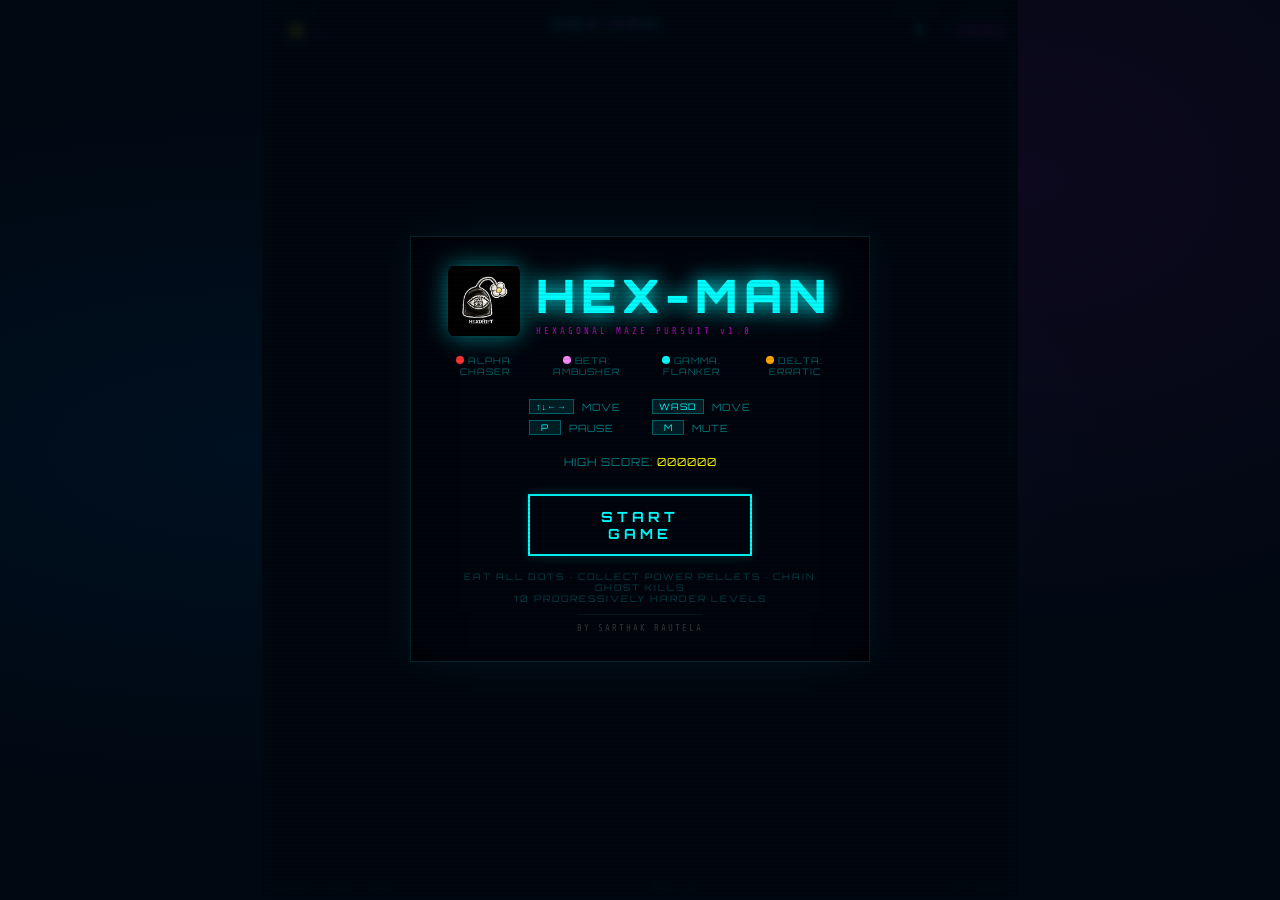
<file: index.html>
<!DOCTYPE html>
<html lang="en">

<head>
    <meta charset="UTF-8">
    <meta name="viewport" content="width=device-width, initial-scale=1.0">
    <title>HEX-MAN</title>
    <link rel="stylesheet" href="HEX-MAN.css">

</head>

<body>

    <div id="game-wrapper">
        <!-- HUD -->
        <div id="hud">
            <div class="hud-section">
                <div class="hud-label">Score</div>
                <div class="hud-value score" id="score-display">0</div>
            </div>
            <div>
                <div id="title-text">HEX-MAN</div>
            </div>
            <div class="hud-section" style="flex-direction:row;gap:16px;">
                <div class="hud-section">
                    <div class="hud-label">Level</div>
                    <div class="hud-value" id="level-display">1</div>
                </div>
                <div class="hud-section">
                    <div class="hud-label">Lives</div>
                    <div class="hud-value lives" id="lives-display">⬡⬡⬡</div>
                </div>
            </div>
        </div>

        <!-- Power mode bar -->
        <div id="power-bar-wrap">
            <div id="power-bar" style="width:100%"></div>
        </div>

        <!-- Canvas -->
        <canvas id="gameCanvas"></canvas>

        <!-- Bottom bar -->
        <div id="bottom-bar">
            <span>ARROWS / WASD = MOVE</span>
            <span id="pellets-left">DOTS: 0</span>
            <span>P = PAUSE</span>
        </div>

        <!-- Scanlines overlay -->
        <div class="scanlines"></div>

        <!-- Overlay (menu/pause/gameover/levelcomplete) -->
        <div id="overlay">
            <div id="overlay-content"
                style="display:flex;flex-direction:column;align-items:center;width:100%;max-width:460px;padding:28px 32px;background:rgba(0,4,12,0.7);border:1px solid rgba(0,255,255,0.12);box-shadow:0 0 40px rgba(0,255,255,0.05),inset 0 0 40px rgba(0,0,0,0.5);">
            </div>
        </div> <!-- Mobile D-pad -->
        <div id="dpad">
            <div class="dpad-btn" id="dpad-up">▲</div>
            <div class="dpad-btn" id="dpad-left">◀</div>
            <div class="dpad-btn" id="dpad-right">▶</div>
            <div class="dpad-btn" id="dpad-down">▼</div>
        </div>

    </div>

    <script src="HEX-MAN.js"></script>
</body>

</html>
</file>
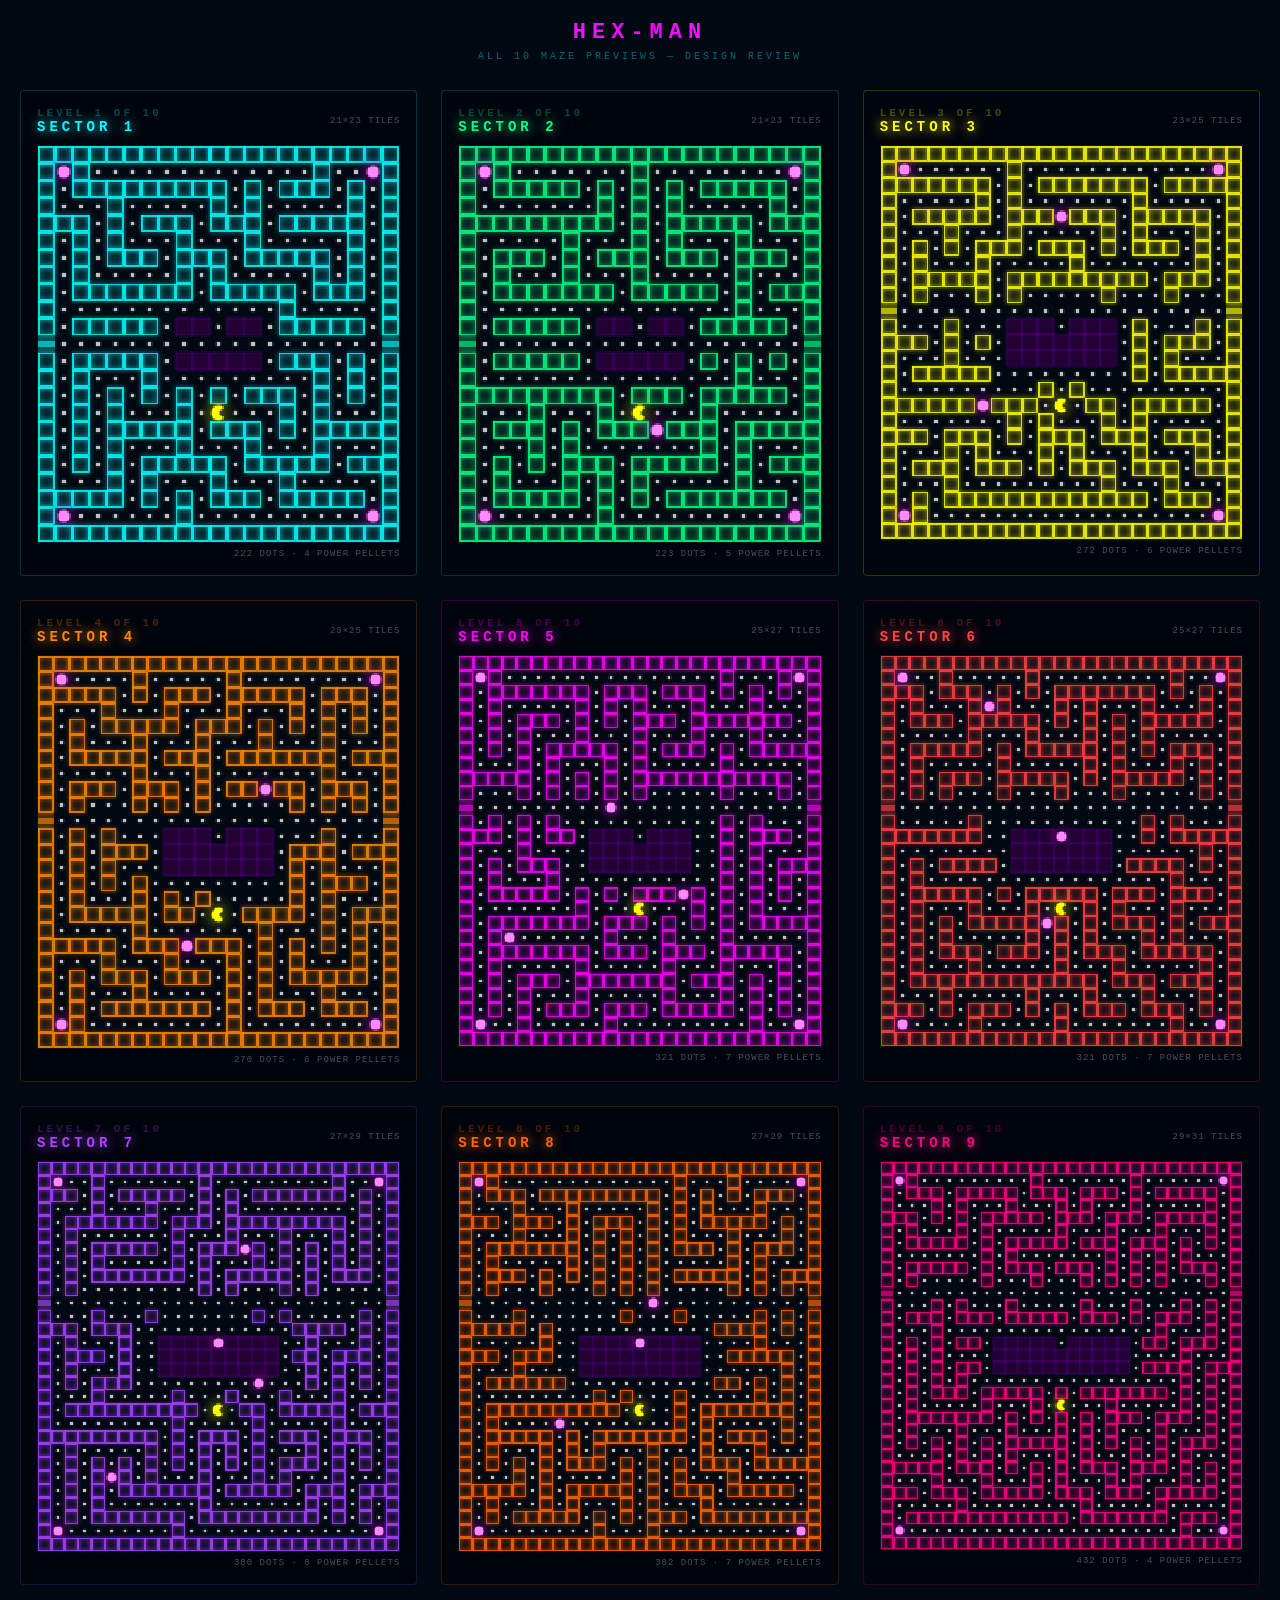
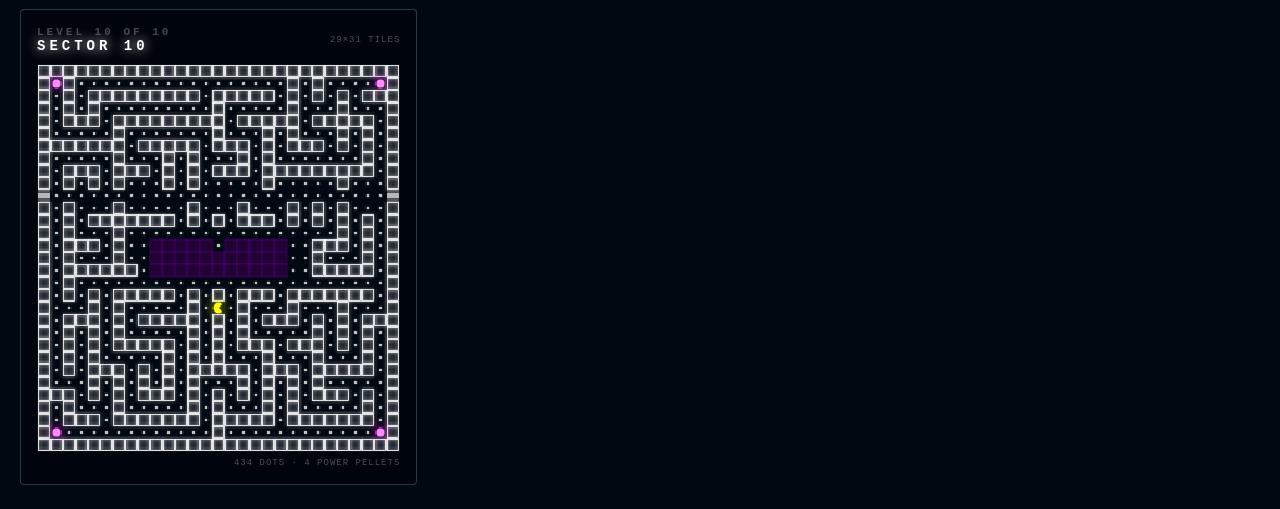
<file: HEX-MAN-Maze-Preview.html>
<!DOCTYPE html>
<html lang="en">

<head>
    <meta charset="UTF-8">
    <title>HEX-MAN — All 10 Maze Previews</title>
    <style>
        * {
            margin: 0;
            padding: 0;
            box-sizing: border-box;
        }

        body {
            background: #000811;
            color: #fff;
            font-family: monospace;
            padding: 20px;
        }

        h1 {
            font-size: 22px;
            font-weight: 900;
            letter-spacing: 6px;
            background: linear-gradient(90deg, #00ffff, #ff00ff, #00ffff);
            -webkit-background-clip: text;
            -webkit-text-fill-color: transparent;
            text-align: center;
            margin-bottom: 6px;
        }

        .subtitle {
            text-align: center;
            font-size: 10px;
            color: rgba(0, 255, 255, 0.4);
            letter-spacing: 3px;
            margin-bottom: 28px;
        }

        .grid {
            display: grid;
            grid-template-columns: repeat(auto-fill, minmax(320px, 1fr));
            gap: 24px;
        }

        .maze-card {
            background: rgba(0, 4, 12, 0.8);
            border: 1px solid rgba(0, 255, 255, 0.1);
            padding: 16px;
            border-radius: 4px;
        }

        .maze-header {
            display: flex;
            justify-content: space-between;
            align-items: center;
            margin-bottom: 10px;
        }

        .level-num {
            font-size: 11px;
            font-weight: 700;
            letter-spacing: 3px;
            opacity: 0.5;
        }

        .level-name {
            font-size: 14px;
            font-weight: 900;
            letter-spacing: 4px;
        }

        .level-dim {
            font-size: 9px;
            color: rgba(255, 255, 255, 0.3);
            letter-spacing: 1px;
        }

        canvas {
            display: block;
            width: 100%;
            image-rendering: pixelated;
            border: 1px solid rgba(255, 255, 255, 0.05);
        }

        .dot-count {
            font-size: 9px;
            color: rgba(255, 255, 255, 0.3);
            letter-spacing: 1px;
            margin-top: 6px;
            text-align: right;
        }
    </style>
</head>

<body>
    <h1>HEX-MAN</h1>
    <div class="subtitle">ALL 10 MAZE PREVIEWS — DESIGN REVIEW</div>
    <div class="grid" id="grid"></div>
    <script>
        const MAZES = [["#####################", "#o#.............#..o#", "#.#########.#.###.#.#", "#...#.....#.#.....#.#", "###.#.###.###.#####.#", "#.#.#...#...#.....#.#", "#.#.###.###.#####.#.#", "#.#.....#.#.....#.#.#", "#.#######.#####.###.#", "#.............#.....#", "#.#####.GG.GG.#####.#", "T...................T", "#.#####.GGGGG.###.#.#", "#.#...#.........#.#.#", "#.#.#.#.#.#.###.#.#.#", "#.#.#...#.P...#.#...#", "#.#.#####.###.#.#####", "#.#.#...#...#...#...#", "#.#.#.#####.#####.###", "#...#.#...#...#.....#", "#####.#.#.###.#####.#", "#o......#..........o#", "#####################"], ["#####################", "#o#.......#........o#", "#.#####.#.#.#.#####.#", "#.......#.#.#.....#.#", "#########.#.#####.###", "#.....#...#.#...#...#", "#.###.#.###.###.###.#", "#.#...#...#.....#...#", "#.#######.#####.#.###", "#...............#...#", "#.#####.GG.GG.#####.#", "T...................T", "#.#####.GGGGG.#.#.#.#", "#...............#...#", "#########.###.#####.#", "#...#...#.P...#.....#", "#.###.#.###o###.#####", "#...#.#.......#.#...#", "#.#.#.###.#####.#.###", "#.#...#.#.#.....#...#", "#.#####.#.#.#######.#", "#o......#..........o#", "#####################"], ["#######################", "#o......#............o#", "#######.#.#######.#####", "#.....#.#.......#.....#", "#.#####.###o###.#####.#", "#...#...#.....#.#...#.#", "#.#.#.###.###.#.###.#.#", "#.#...#.....#.......#.#", "#.#####.#########.###.#", "#.#...#.#.....#...#...#", "T.....................T", "#...#...GGG.GGG.#...#.#", "###.#.#.GGGGGGG.#.###.#", "#...#...GGGGGGG.#.#...#", "#.#####.........#.#####", "#.........#.#.........#", "######o###.P.##.#####.#", "#.......#.#...#.#.....#", "###.###.#.###.###.###.#", "#...#.#...#.#...#...#.#", "#.###.###.#.###.###.###", "#...#.........#...#...#", "#.#.#############.###.#", "#o#..................o#", "#######################"], ["#######################", "#o....#.....#........o#", "#####.#.###.#####.###.#", "#...#...#...#...#.#.#.#", "#.#.#####.###.#.#.#.#.#", "#.#...#...#...#...#...#", "#.#####.###.#######.###", "#.....#...#.......#...#", "#.###.###.#.##o##.###.#", "#.#...#.#.#.....#.#.#.#", "T.....................T", "#.#.#...GGG.GGG...#...#", "#.#.###.GGGGGGG.###.###", "#.#.#...GGGGGGG.#.#...#", "#.#.#.#.........#.###.#", "#.#...#.#.#.....#.#...#", "#.#####.##.P.####.#.###", "#.....#.......#...#.#.#", "#####.###o###.#.#.#.#.#", "#...#...#...#.#.#...#.#", "#.#.###.###.#.#.#####.#", "#.#...#.....#.#...#...#", "#.#.#######.#.###.###.#", "#o#.........#........o#", "#######################"], ["#########################", "#o#...............#...#o#", "#.#######.###.###.#.#.#.#", "#.#.....#.#.#...#...#...#", "#.#.###.#.#.###.#######.#", "#.#.#...#...#...#...#...#", "#.#.#.#####.#.###.#.#####", "#...#.#...#.#.....#.....#", "#####.#.#.#.###########.#", "#...#.#.#.#.#.....#...#.#", "T.........o.............T", "#.#.#.#...........#.#...#", "###.#.##.GGG.GGG..#.###.#", "#...#....GGGGGGG..#.#...#", "#.#.###..GGGGGGG..#.#.###", "#.#...#...........#.#.#.#", "#.#####.#.#.###o#.#.#.#.#", "#.......#...P...#.#.#...#", "#.#######.###.#.#.#.#####", "#.#o......#...#...#.....#", "#.#######.###.###.#####.#", "#.#.....#.....#...#...#.#", "#.#.###.#######.###.#.#.#", "#.#.#...#.....#...#.#.#.#", "#.#.#.###.###.#####.#.#.#", "#o..#.....#.........#..o#", "#########################"], ["#########################", "#o..#.....#.........#..o#", "###.###.#.#.#######.#.#.#", "#.#...#o#...#.#...#...#.#", "#.###.#####.#.#.#.#####.#", "#.....#...#...#.#.#.....#", "#.#####.#.#####.#.#.###.#", "#.#.....#.....#.#...#.#.#", "#.#.###.#####.#.#####.#.#", "#.#.#...#...#...#.....#.#", "T.......................T", "#.....#...........#.#...#", "#######..GGGoGGG..#.#####", "#........GGGGGGG......#.#", "#.#.####.GGGGGGG.####.#.#", "#.#.................#...#", "#.#####.#.#####.###.###.#", "#.#...#...#.P.#.#...#...#", "#.#.#.#####o#.#.###.#.###", "#.#.#.....#.#.#...#.#...#", "#.#.###.###.#.###.#####.#", "#.#...#.....#...#.....#.#", "#.#############.###.###.#", "#...#.....#...#...#...#.#", "###.#.###.#.#.###.###.#.#", "#o....#.....#.......#..o#", "#########################"], ["###########################", "#o..#.......#.........#..o#", "###.#.#####.#.#.#######.#.#", "#...#...#...#.#.........#.#", "#.#######.###.#########.#.#", "#.#.......#...#...#...#.#.#", "#.#.#####.#.###o#.#.#.#.#.#", "#.#.#.....#.#...#.#.#.#.#.#", "#.#.#######.#.#####.#.###.#", "#.#.........#.#...#.#.....#", "T.........................T", "#...#...#.......#.#.....#.#", "###.###............####.#.#", "#.#...#..GGGGoGGGG..#...#.#", "#.###.#..GGGGGGGGG.##.###.#", "#.#...#..GGGGGGGGG..#.#.#.#", "#.#.###.........o...#.#.#.#", "#...#.....#...#...#...#...#", "#.##########.P.##.#####.###", "#.........#.....#.....#...#", "#########.#.###.#.###.###.#", "#.#.....#.#.#.#.#...#.#.#.#", "#.#.#.#.#.#.#.#.#.###.#.#.#", "#.#.#o#.#...#...#.#...#...#", "#.#.#.#######.#####.###.###", "#.#.#.......#.......#.#.#.#", "#.#.#######.#########.#.#.#", "#o........#..............o#", "###########################"], ["###########################", "#o#.............#...#....o#", "#.###.#########.#.#.#.###.#", "#...#...#.....#.#.#...#...#", "###.###.#.###.#.#.#####.#.#", "#...#...#.#.#.#.#...#...#.#", "#.#######.#.#.#.###.#.###.#", "#.#.....#.#.#.#.....#.#...#", "#.###.#.#.#.#.#.#####.#.###", "#.#...#...#.#.#.....#.#.#.#", "T.............o...........T", "#...#.......#...#.....#.#.#", "#####.#............####.#.#", "#.....#..GGGGoGGGG....#...#", "###.###..GGGGGGGGG..#####.#", "#...#....GGGGGGGGG......#.#", "#.######...........##.#.#.#", "#.........#.#...#.....#.#.#", "#.##########.P..#.#######.#", "#.#....o........#.#.....#.#", "#.#####.#.#######.#.###.#.#", "#.#...#.#.#...#...#...#...#", "#.#.#.#.###.#.#.#.###.#####", "#...#.#.....#.#.#...#.....#", "#####.#.#####.#.###.#####.#", "#.#...#.#...#.#...#.......#", "#.#.#####.#.#.###.#########", "#o........#...#..........o#", "###########################"], ["#############################", "#o#.........#.......#......o#", "#.###.#####.###.###.#.#####.#", "#...#.#...#...#.#...#.....#.#", "###.#.#.#####.###.###.#####.#", "#.#...#.#.....#...#...#...#.#", "#.#####.#.#####.###.###.#.#.#", "#.......#.#.......#.#.#.#...#", "#.#####.#.###.###.#.#.#.###.#", "#.#.....#...#...#.#.#.#...#.#", "T...........................T", "#...#.#...#.....#...#...#.#.#", "#.###.###.#####.###.#.###.#.#", "#...#.................#...#.#", "#.#.#.##.GGGGG.GGGGG.##.###.#", "#.#.#....GGGGGGGGGGG....#...#", "#.#.#.##.GGGGGGGGGGG.####.###", "#.#.#.#.................#.#.#", "#.#.###.#####.#.#######.#.#.#", "#.#.....#...#.P...#.....#.#.#", "#.#######.#.#.#.#.###.###.#.#", "#.#...#...#...#.#.#...#...#.#", "#.#.#.#.#.#####.#.#.#.#.###.#", "#...#.#.#.#...#.#...#.#.#...#", "#####.###.#.#.#.###.###.#.#.#", "#...#...#...#.#...#.#...#.#.#", "###.###.#####.###.###.#####.#", "#.....#.........#.....#.....#", "#.#############.#######.###.#", "#o......................#..o#", "#############################"], ["#############################", "#o#.................#.#....o#", "#.#.#########.#####.#.#.#.###", "#.#.#.........#.....#...#...#", "#.###.#########.#####.#####.#", "#.....#.......#...#.#...#.#.#", "#######.#####.###.#.###.#.#.#", "#.....#...#.#...#.#.......#.#", "#.###.###.#.#.###.#########.#", "#.#.#.#...#.#.....#.....#...#", "T...........................T", "#.#...#.....#...#...#.#.#...#", "#.#.#######.#.#.###.#.#.#.#.#", "#.#...#.................#.#.#", "#.###.#..GGGGG.GGGGG..###.#.#", "#.#...#..GGGGGGGGGGG..#...#.#", "#.######.GGGGGGGGGGG..#####.#", "#.#.........................#", "#.#.#.#####.#.#.###.#######.#", "#...#.#.....#.P.#...#...#...#", "#.###.#.#####.#.#.###.#.#.###", "#.#.#.#.....#.#.#.....#.#.#.#", "#.#.#.#####.#.#.###.###.#.#.#", "#.#.#.....#.#.#...#...#...#.#", "#.#.###.#.#.#####.###.#####.#", "#...#.#.#.#.#...#.#.#.#.....#", "###.#.#.###.#.#.#.#.#.###.#.#", "#.#...#.....#.#...#.#.....#.#", "#.###.#######.#####.#######.#", "#o............#............o#", "#############################"]];
        const COLORS = ["#00ffff", "#00ff88", "#ffff00", "#ff8800", "#ff00ff", "#ff4444", "#aa44ff", "#ff6600", "#ff0088", "#ffffff"];
        const NAMES = ["SECTOR 1", "SECTOR 2", "SECTOR 3", "SECTOR 4", "SECTOR 5", "SECTOR 6", "SECTOR 7", "SECTOR 8", "SECTOR 9", "SECTOR 10"];

        function renderMaze(maze, color) {
            const rows = maze.length;
            const cols = maze.reduce((m, r) => Math.max(m, r.length), 0);
            const CELL = 10;
            const cvs = document.createElement('canvas');
            cvs.width = cols * CELL; cvs.height = rows * CELL;
            const ctx = cvs.getContext('2d');
            ctx.fillStyle = '#000811'; ctx.fillRect(0, 0, cvs.width, cvs.height);
            for (let y = 0; y < rows; y++) {
                const row = (maze[y] || '').padEnd(cols, '#');
                for (let x = 0; x < cols; x++) {
                    const ch = row[x]; const px = x * CELL, py = y * CELL;
                    if (ch === '#') {
                        ctx.fillStyle = color + '22'; ctx.fillRect(px, py, CELL, CELL);
                        ctx.strokeStyle = color; ctx.lineWidth = 0.8;
                        ctx.shadowBlur = 3; ctx.shadowColor = color;
                        ctx.strokeRect(px + 0.5, py + 0.5, CELL - 1, CELL - 1); ctx.shadowBlur = 0;
                    } else if (ch === '.') {
                        ctx.fillStyle = 'rgba(255,255,255,0.75)'; ctx.beginPath();
                        ctx.arc(px + CELL / 2, py + CELL / 2, 1.3, 0, Math.PI * 2); ctx.fill();
                    } else if (ch === 'o') {
                        ctx.fillStyle = '#ff88ff'; ctx.shadowBlur = 8; ctx.shadowColor = '#ff00ff';
                        ctx.beginPath(); ctx.arc(px + CELL / 2, py + CELL / 2, 3.5, 0, Math.PI * 2); ctx.fill(); ctx.shadowBlur = 0;
                    } else if (ch === 'G') {
                        ctx.fillStyle = '#220033'; ctx.fillRect(px, py, CELL, CELL);
                        ctx.strokeStyle = '#550088'; ctx.lineWidth = 0.5; ctx.strokeRect(px, py, CELL, CELL);
                    } else if (ch === 'T') {
                        ctx.fillStyle = color + '44'; ctx.fillRect(px, py, CELL, CELL);
                        ctx.fillStyle = color + '99'; ctx.fillRect(px, py + CELL * 0.3, CELL, CELL * 0.4);
                    } else if (ch === 'P') {
                        ctx.fillStyle = '#ffff00'; ctx.shadowBlur = 10; ctx.shadowColor = '#ffff00';
                        ctx.beginPath(); ctx.arc(px + CELL / 2, py + CELL / 2, CELL * 0.44, 0.25 * Math.PI, (2 - 0.25) * Math.PI);
                        ctx.lineTo(px + CELL / 2, py + CELL / 2); ctx.closePath(); ctx.fill(); ctx.shadowBlur = 0;
                    } else {
                        ctx.fillStyle = 'rgba(0,0,0,0.3)'; ctx.fillRect(px, py, CELL, CELL);
                    }
                }
            }
            return cvs;
        }

        const grid = document.getElementById('grid');
        MAZES.forEach((maze, i) => {
            const rows = maze.length; const cols = maze.reduce((m, r) => Math.max(m, r.length), 0);
            let dots = 0, powers = 0;
            maze.forEach(row => { dots += (row.match(/\./g) || []).length; powers += (row.match(/o/g) || []).length; });
            const card = document.createElement('div'); card.className = 'maze-card';
            card.style.borderColor = COLORS[i] + '33';
            const header = document.createElement('div'); header.className = 'maze-header';
            header.innerHTML = `<div><div class="level-num" style="color:${COLORS[i]}88">LEVEL ${i + 1} OF 10</div><div class="level-name" style="color:${COLORS[i]};text-shadow:0 0 12px ${COLORS[i]}">${NAMES[i]}</div></div><div class="level-dim">${cols}×${rows} TILES</div>`;
            const cvs = renderMaze(maze, COLORS[i]);
            const info = document.createElement('div'); info.className = 'dot-count';
            info.textContent = `${dots} DOTS · ${powers} POWER PELLETS`;
            card.appendChild(header); card.appendChild(cvs); card.appendChild(info);
            grid.appendChild(card);
        });
    </script>
</body>

</html>
</file>
<file: HEX-MAN.css>
@import url('https://fonts.googleapis.com/css2?family=Share+Tech+Mono&family=Orbitron:wght@400;700;900&display=swap');

:root {
    --neon-cyan: #00ffff;
    --neon-magenta: #ff00ff;
    --neon-yellow: #ffff00;
    --neon-green: #00ff88;
    --neon-orange: #ff6600;
    --dark-bg: #000811;
    --grid-color: #001a2e;
    --wall-color: #0066cc;
    --wall-glow: #004499;
}

* {
    margin: 0;
    padding: 0;
    box-sizing: border-box;
}

html,
body {
    width: 100%;
    height: 100%;
    overflow: hidden;
}

body {
    background: var(--dark-bg);
    display: flex;
    flex-direction: column;
    align-items: center;
    justify-content: flex-start;
    height: 100vh;
    font-family: 'Share Tech Mono', monospace;
    background-image:
        radial-gradient(ellipse at 20% 50%, rgba(0, 102, 204, 0.08) 0%, transparent 60%),
        radial-gradient(ellipse at 80% 20%, rgba(255, 0, 255, 0.05) 0%, transparent 50%);
}

#game-wrapper {
    position: relative;
    display: flex;
    flex-direction: column;
    align-items: center;
    width: 100%;
    gap: 0;
}

/* HUD */
#hud {
    width: 100%;
    display: flex;
    justify-content: space-between;
    align-items: center;
    padding: 6px 12px;
    background: rgba(0, 8, 17, 0.95);
    border-bottom: 1px solid rgba(0, 102, 204, 0.4);
    font-family: 'Orbitron', sans-serif;
}

.hud-section {
    display: flex;
    flex-direction: column;
    align-items: center;
    gap: 2px;
}

.hud-label {
    font-size: 9px;
    color: rgba(0, 255, 255, 0.5);
    letter-spacing: 2px;
    text-transform: uppercase;
}

.hud-value {
    font-size: 18px;
    font-weight: 700;
    color: var(--neon-cyan);
    text-shadow: 0 0 10px var(--neon-cyan);
}

.hud-value.score {
    color: var(--neon-yellow);
    text-shadow: 0 0 10px var(--neon-yellow);
}

.hud-value.lives {
    color: var(--neon-magenta);
    text-shadow: 0 0 10px var(--neon-magenta);
}

#title-text {
    font-family: 'Orbitron', sans-serif;
    font-size: 14px;
    font-weight: 900;
    letter-spacing: 4px;
    background: linear-gradient(90deg, var(--neon-cyan), var(--neon-magenta), var(--neon-cyan));
    -webkit-background-clip: text;
    -webkit-text-fill-color: transparent;
    background-clip: text;
    text-shadow: none;
    filter: drop-shadow(0 0 8px var(--neon-cyan));
}

/* Canvas */
#gameCanvas {
    display: block;
    background: var(--dark-bg);
    image-rendering: pixelated;
    image-rendering: crisp-edges;
}

/* Bottom bar */
#bottom-bar {
    width: 100%;
    display: flex;
    justify-content: space-between;
    align-items: center;
    padding: 5px 12px;
    background: rgba(0, 8, 17, 0.95);
    border-top: 1px solid rgba(0, 102, 204, 0.3);
    font-size: 10px;
    color: rgba(0, 255, 255, 0.4);
    letter-spacing: 1px;
}

/* Overlay screens */
#overlay {
    position: absolute;
    top: 0;
    left: 0;
    right: 0;
    bottom: 0;
    display: flex;
    flex-direction: column;
    align-items: center;
    justify-content: center;
    background: rgba(0, 8, 17, 0.93);
    z-index: 100;
    font-family: 'Orbitron', sans-serif;
    backdrop-filter: blur(3px);
    padding: 20px;
}

#overlay.hidden {
    display: none;
}

.overlay-title {
    font-size: clamp(28px, 5vw, 46px);
    font-weight: 900;
    letter-spacing: 6px;
    margin-bottom: 8px;
    animation: titlePulse 2s ease-in-out infinite;
}

.overlay-title.cyan {
    color: var(--neon-cyan);
    text-shadow: 0 0 20px var(--neon-cyan), 0 0 40px rgba(0, 255, 255, 0.3);
}

.overlay-title.magenta {
    color: var(--neon-magenta);
    text-shadow: 0 0 20px var(--neon-magenta), 0 0 40px rgba(255, 0, 255, 0.3);
}

.overlay-title.yellow {
    color: var(--neon-yellow);
    text-shadow: 0 0 20px var(--neon-yellow), 0 0 40px rgba(255, 255, 0, 0.3);
}

.overlay-title.green {
    color: var(--neon-green);
    text-shadow: 0 0 20px var(--neon-green), 0 0 40px rgba(0, 255, 136, 0.3);
}

@keyframes titlePulse {

    0%,
    100% {
        opacity: 1;
    }

    50% {
        opacity: 0.7;
    }
}

.overlay-sub {
    font-size: 11px;
    color: rgba(0, 255, 255, 0.6);
    letter-spacing: 3px;
    margin-bottom: 30px;
    text-align: center;
    max-width: 380px;
    line-height: 1.8;
}

.overlay-btn {
    background: transparent;
    border: 2px solid var(--neon-cyan);
    color: var(--neon-cyan);
    font-family: 'Orbitron', sans-serif;
    font-size: 14px;
    font-weight: 700;
    letter-spacing: 4px;
    padding: 12px 36px;
    cursor: pointer;
    text-transform: uppercase;
    transition: all 0.2s;
    margin: 5px;
    box-shadow: 0 0 10px rgba(0, 255, 255, 0.2), inset 0 0 10px rgba(0, 255, 255, 0.05);
}

.overlay-btn:hover {
    background: rgba(0, 255, 255, 0.1);
    box-shadow: 0 0 20px rgba(0, 255, 255, 0.5), inset 0 0 20px rgba(0, 255, 255, 0.1);
    transform: scale(1.03);
}

.overlay-btn.secondary {
    border-color: var(--neon-magenta);
    color: var(--neon-magenta);
    box-shadow: 0 0 10px rgba(255, 0, 255, 0.2);
}

.overlay-btn.secondary:hover {
    background: rgba(255, 0, 255, 0.1);
    box-shadow: 0 0 20px rgba(255, 0, 255, 0.5);
}

.controls-grid {
    display: grid;
    grid-template-columns: 1fr 1fr;
    gap: 6px 24px;
    margin: 12px 0 20px;
    font-size: 10px;
    color: rgba(0, 255, 255, 0.5);
    letter-spacing: 1px;
}

.ctrl-item {
    display: flex;
    gap: 8px;
    align-items: center;
}

.ctrl-key {
    background: rgba(0, 255, 255, 0.1);
    border: 1px solid rgba(0, 255, 255, 0.3);
    padding: 1px 6px;
    font-size: 9px;
    color: var(--neon-cyan);
    min-width: 32px;
    text-align: center;
}

.level-badge {
    font-size: 11px;
    color: rgba(255, 255, 0, 0.6);
    letter-spacing: 2px;
    margin-bottom: 4px;
}

.ghost-legend {
    display: flex;
    gap: 16px;
    margin: 10px 0;
    font-size: 9px;
    color: rgba(0, 255, 255, 0.4);
    letter-spacing: 1px;
}

.ghost-dot {
    width: 8px;
    height: 8px;
    border-radius: 50%;
    display: inline-block;
    margin-right: 4px;
}

.scanlines {
    position: absolute;
    top: 0;
    left: 0;
    right: 0;
    bottom: 0;
    background: repeating-linear-gradient(0deg,
            transparent,
            transparent 2px,
            rgba(0, 0, 0, 0.08) 2px,
            rgba(0, 0, 0, 0.08) 4px);
    pointer-events: none;
    z-index: 200;
}

/* High score list */
.score-list {
    font-size: 11px;
    color: rgba(0, 255, 255, 0.5);
    letter-spacing: 1px;
    margin-bottom: 16px;
    text-align: center;
}

.score-list span {
    color: var(--neon-yellow);
}

/* Level complete message */
.level-msg {
    font-size: 10px;
    color: rgba(0, 255, 136, 0.7);
    letter-spacing: 2px;
    margin: 8px 0;
    text-align: center;
    line-height: 1.8;
}

/* Mobile D-pad */
#dpad {
    display: none;
    position: fixed;
    bottom: 20px;
    left: 50%;
    transform: translateX(-50%);
    width: 150px;
    height: 150px;
    z-index: 300;
    user-select: none;
    -webkit-user-select: none;
}

.dpad-btn {
    position: absolute;
    width: 46px;
    height: 46px;
    background: rgba(0, 255, 255, 0.15);
    border: 1px solid rgba(0, 255, 255, 0.4);
    border-radius: 8px;
    display: flex;
    align-items: center;
    justify-content: center;
    font-size: 20px;
    color: rgba(0, 255, 255, 0.8);
    cursor: pointer;
    touch-action: none;
    box-shadow: 0 0 8px rgba(0, 255, 255, 0.2);
    transition: background 0.1s;
}

.dpad-btn:active {
    background: rgba(0, 255, 255, 0.35);
}

#dpad-up {
    top: 0;
    left: 52px;
}

#dpad-down {
    bottom: 0;
    left: 52px;
}

#dpad-left {
    top: 52px;
    left: 0;
}

#dpad-right {
    top: 52px;
    right: 0;
}

@media (pointer: coarse) {
    #dpad {
        display: block;
    }
}

#power-bar-wrap {
    width: 100%;
    height: 4px;
    background: rgba(0, 0, 0, 0.5);
    display: none;
    overflow: hidden;
}

#power-bar {
    height: 100%;
    background: #ff00ff;
    transition: width 0.1s linear;
    box-shadow: 0 0 8px #ff00ff;
}
</file>
